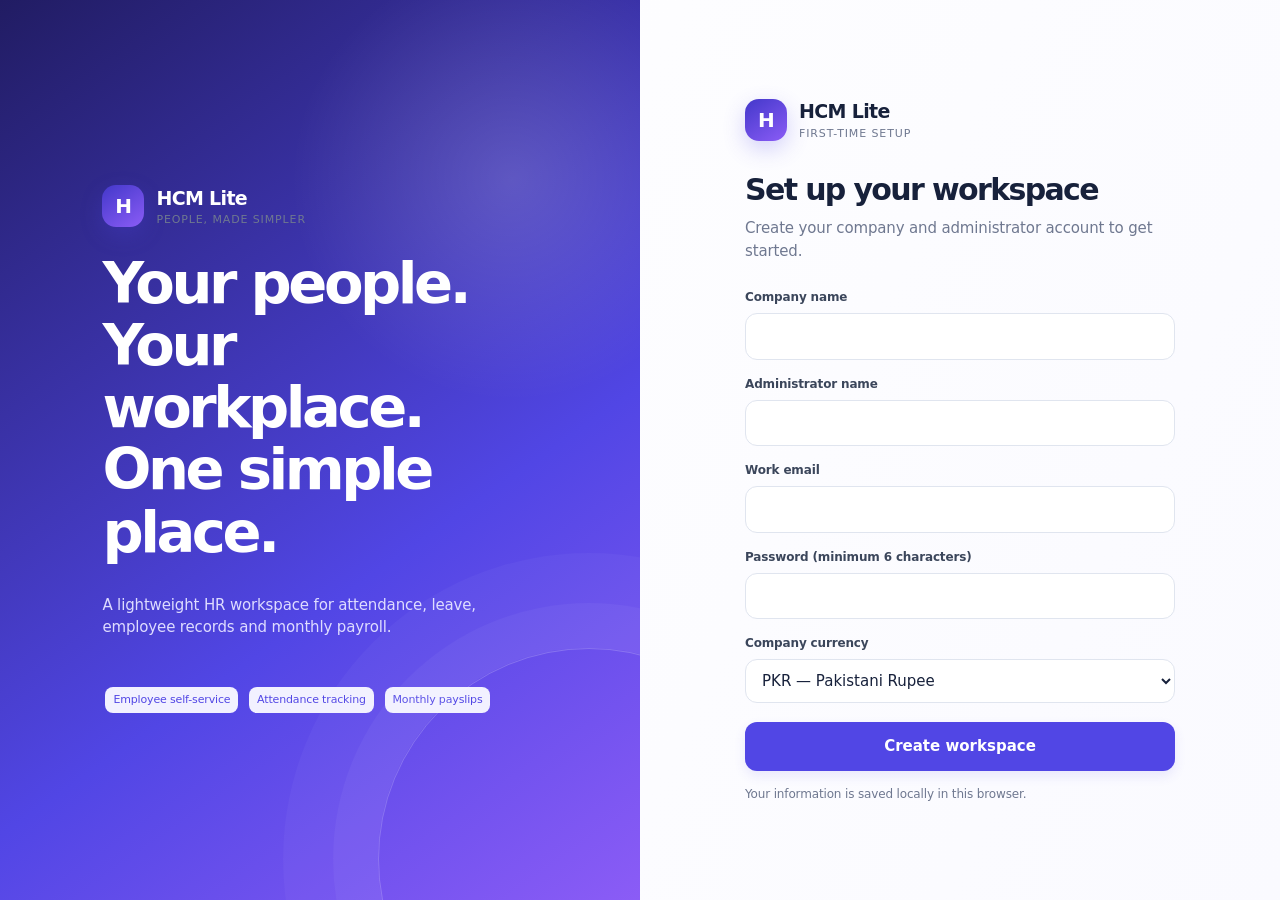
<file: index.html>
<!DOCTYPE html>
<html lang="en">
  <head>
    <meta charset="utf-8">
    <meta name="viewport" content="width=device-width, initial-scale=1">
    <title>HCM Lite — Sign in</title>
    <link rel="stylesheet" href="styles.css">
  </head>
  <body data-page="login">
    <div class="login-screen">
      <section class="login-art">
        <div class="brand">
          <span class="brand-mark">H</span>
          <span>
            HCM Lite
            <small>People, made simpler</small>
          </span>
        </div>
        <h1>
          Your people.<br>
          Your workplace.<br>
          One simple place.
        </h1>
        <p>A lightweight HR workspace for attendance, leave, employee records and monthly payroll.</p>
        <div style="margin-top: 30px">
          <span class="helper-chip">Employee self-service</span>
          <span class="helper-chip">Attendance tracking</span>
          <span class="helper-chip">Monthly payslips</span>
        </div>
      </section>
      <main class="login-main">
        <div class="login-box" id="login-area"></div>
      </main>
    </div>
    <script src="app.js"></script>
  </body>
</html>
</file>
<file: styles.css>
:root{--bg:#f4f7fb;--surface:#fff;--ink:#172033;--muted:#68748a;--line:#e5eaf2;--brand:#5146e5;--brand2:#756cf6;--green:#14805e;--red:#c43c52;--amber:#a56708;--shadow:0 12px 35px rgba(28,39,75,.07)}*{box-sizing:border-box}body{margin:0;background:var(--bg);color:var(--ink);font:15px/1.5 Inter,ui-sans-serif,system-ui,-apple-system,Segoe UI,sans-serif}button,input,select,textarea{font:inherit}button{cursor:pointer}a{color:inherit;text-decoration:none}.hidden{display:none!important}.muted{color:var(--muted)}.small{font-size:12px}.wrap{max-width:1280px;margin:auto;padding:28px}.topbar{display:flex;align-items:center;justify-content:space-between;gap:16px;margin-bottom:28px}.brand{display:flex;align-items:center;gap:12px;font-weight:800;font-size:19px}.brand-mark{width:42px;height:42px;display:grid;place-items:center;border-radius:13px;color:white;background:linear-gradient(135deg,var(--brand),#8b5cf6);box-shadow:0 8px 20px #5146e533;font-size:20px}.brand small{display:block;color:var(--muted);font-size:11px;font-weight:500;letter-spacing:.08em;text-transform:uppercase}.userbar{display:flex;align-items:center;gap:12px}.avatar{width:38px;height:38px;border-radius:50%;background:#ecebff;color:var(--brand);display:grid;place-items:center;font-weight:800}.layout{display:grid;grid-template-columns:230px minmax(0,1fr);gap:26px}.sidebar{background:var(--surface);border:1px solid var(--line);border-radius:20px;padding:16px;height:max-content;position:sticky;top:18px}.nav-label{font-size:10px;text-transform:uppercase;letter-spacing:.14em;color:#98a2b3;font-weight:800;padding:12px}.nav-link{display:flex;align-items:center;gap:12px;padding:12px;border-radius:12px;color:#59657a;margin:3px 0;font-weight:600}.nav-link:hover,.nav-link.active{background:#f0efff;color:var(--brand)}.nav-ico{width:24px;text-align:center;font-size:17px}.main{min-width:0}.page-head{display:flex;align-items:flex-start;justify-content:space-between;gap:16px;margin-bottom:22px}.page-head h1{font-size:28px;letter-spacing:-.04em;margin:0 0 5px}.page-head p{margin:0;color:var(--muted)}.btn{border:0;border-radius:11px;padding:10px 15px;background:var(--brand);color:#fff;font-weight:700;box-shadow:0 5px 12px #5146e51c}.btn:hover{background:#4338ca}.btn.secondary{background:#fff;color:var(--ink);border:1px solid var(--line);box-shadow:none}.btn.danger{background:#fff0f1;color:var(--red);box-shadow:none}.btn.success{background:var(--green)}.btn.smallbtn{padding:6px 10px;font-size:12px}.grid{display:grid;gap:18px}.stats{grid-template-columns:repeat(4,minmax(0,1fr));margin-bottom:20px}.two{grid-template-columns:repeat(2,minmax(0,1fr))}.three{grid-template-columns:repeat(3,minmax(0,1fr))}.card{background:var(--surface);border:1px solid var(--line);border-radius:18px;padding:21px;box-shadow:var(--shadow);min-width:0}.stat-label{color:var(--muted);font-weight:600;font-size:13px}.stat-value{font-size:32px;letter-spacing:-.04em;font-weight:800;margin:8px 0 3px}.stat-foot{font-size:12px;color:var(--muted)}.stat-icon{float:right;width:40px;height:40px;border-radius:13px;display:grid;place-items:center;background:#f0efff;color:var(--brand);font-size:18px}.card-head{display:flex;align-items:center;justify-content:space-between;gap:12px;margin-bottom:16px}.card h2{font-size:17px;margin:0}.card h3{font-size:15px;margin:0 0 12px}.table-wrap{overflow:auto}table{width:100%;border-collapse:collapse;white-space:nowrap}th{text-align:left;color:#8993a5;font-size:11px;text-transform:uppercase;letter-spacing:.08em;padding:12px;border-bottom:1px solid var(--line)}td{padding:14px 12px;border-bottom:1px solid #edf0f5;font-size:13px}tr:last-child td{border-bottom:0}.person{display:flex;align-items:center;gap:10px}.person .avatar{width:34px;height:34px;font-size:12px;flex-shrink:0}.person strong{display:block;font-size:13px}.person span{display:block;color:var(--muted);font-size:11px}.badge{display:inline-flex;align-items:center;padding:5px 9px;border-radius:30px;font-size:11px;font-weight:800;background:#edf0f5;color:#647084}.badge.green{background:#e3f7ee;color:#137854}.badge.red{background:#ffeaed;color:#bd3449}.badge.amber{background:#fff3d9;color:#986107}.badge.purple{background:#eeecff;color:#5146e5}.field{margin-bottom:15px}.field label{display:block;font-size:12px;font-weight:750;margin-bottom:7px;color:#3b465b}.field input,.field select,.field textarea,.search{width:100%;border:1px solid #dfe5ee;background:#fff;border-radius:10px;padding:11px 12px;outline:none;color:var(--ink)}.field input:focus,.field select:focus,.field textarea:focus,.search:focus{border-color:var(--brand);box-shadow:0 0 0 3px #5146e51a}.field textarea{min-height:90px;resize:vertical}.form-row{display:grid;grid-template-columns:1fr 1fr;gap:14px}.actions{display:flex;gap:8px;flex-wrap:wrap}.toolbar{display:flex;gap:10px;align-items:center;flex-wrap:wrap;margin-bottom:16px}.search{max-width:310px}.empty{text-align:center;padding:32px 15px;color:var(--muted)}.empty b{display:block;color:var(--ink);margin-bottom:5px}.notice{border-radius:12px;padding:12px 14px;background:#f0efff;color:#4940b9;font-size:13px;margin-bottom:15px}.notice.warn{background:#fff5dc;color:#8a5b05}.notice.good{background:#e7f8ef;color:#146c4d}.chat{display:flex;flex-direction:column;gap:12px}.chat-log{display:flex;flex-direction:column;gap:9px;min-height:110px;max-height:230px;overflow:auto}.bubble{max-width:90%;padding:11px 13px;border-radius:13px;background:#f0efff;font-size:13px}.bubble.user{align-self:flex-end;background:#eaf2ff}.chat-form{display:flex;gap:8px}.chat-form input{flex:1;min-width:0;border:1px solid var(--line);border-radius:10px;padding:10px}.progress{height:8px;background:#edf0f6;border-radius:9px;overflow:hidden}.progress span{display:block;height:100%;background:var(--brand);border-radius:9px}.login-screen{min-height:100vh;display:grid;grid-template-columns:1fr 1fr;background:#fff}.login-art{background:linear-gradient(145deg,#211c63,#5146e5 65%,#9187ff);color:#fff;padding:8vw;display:flex;flex-direction:column;justify-content:center;position:relative;overflow:hidden}.login-art:after{content:'';position:absolute;width:420px;height:420px;border:1px solid #ffffff33;border-radius:50%;right:-160px;bottom:-170px;box-shadow:0 0 0 45px #ffffff0a,0 0 0 95px #ffffff08}.login-art h1{font-size:clamp(36px,4.5vw,60px);line-height:1.08;letter-spacing:-.06em;max-width:520px;margin:24px 0 15px}.login-art p{color:#dedcff;max-width:430px}.login-main{display:grid;place-items:center;padding:30px}.login-box{width:min(430px,100%)}.login-box h2{font-size:30px;letter-spacing:-.04em;margin:25px 0 5px}.login-box>p{color:var(--muted);margin:0 0 26px}.login-box .btn{width:100%;padding:13px}.hint{font-size:12px;color:var(--muted);margin-top:14px}.helper-chip{display:inline-block;background:#f2f1ff;color:#5146e5;border-radius:8px;padding:5px 8px;font-size:11px;margin:3px}.salary-hero{background:linear-gradient(115deg,#30277e,#6559ef);color:white;border-radius:18px;padding:26px;margin-bottom:18px}.salary-hero .muted{color:#dcd9ff}.salary-total{font-size:37px;font-weight:850;letter-spacing:-.04em;margin:7px 0}.slip-line{display:flex;justify-content:space-between;padding:13px 0;border-bottom:1px solid var(--line);gap:15px}.slip-line:last-child{border-bottom:0}.positive{color:var(--green)}.negative{color:var(--red)}.mobile-menu{display:none}.footer-note{margin-top:20px;color:#98a2b3;font-size:11px;text-align:center}.toast{position:fixed;bottom:20px;right:20px;z-index:50;background:#172033;color:#fff;padding:13px 17px;border-radius:12px;box-shadow:var(--shadow);max-width:340px}.toast.error{background:#b52d43}.toast.success{background:#147454}.print-only{display:none}@media(max-width:1000px){.stats{grid-template-columns:repeat(2,minmax(0,1fr))}.layout{grid-template-columns:190px minmax(0,1fr);gap:16px}.wrap{padding:18px}.two,.three{grid-template-columns:1fr}}@media(max-width:700px){.login-screen{grid-template-columns:1fr}.login-art{padding:32px;min-height:280px}.login-art h1{font-size:38px}.login-main{padding:32px 22px}.layout{grid-template-columns:1fr}.sidebar{position:static;display:flex;gap:4px;overflow:auto;padding:8px;border-radius:14px}.nav-label{display:none}.nav-link{white-space:nowrap;padding:9px;font-size:12px}.nav-ico{display:none}.wrap{padding:14px}.page-head h1{font-size:24px}.card{padding:16px}.stats{gap:10px}.stat-value{font-size:27px}.topbar{margin-bottom:17px}.form-row{grid-template-columns:1fr}.userbar .user-name{display:none}.search{max-width:none;flex:1}.page-head{align-items:center}}@media print{body{background:#fff}.no-print,.topbar,.sidebar,.page-head .actions{display:none!important}.wrap{padding:0;max-width:none}.layout{display:block}.card,.salary-hero{box-shadow:none;border:1px solid #ddd;break-inside:avoid}.salary-hero{background:#fff;color:#111}.salary-hero .muted{color:#444}.print-only{display:block}}


/* HCM Lite visual refresh — polished, responsive dashboard styling */
:root{--bg:#f5f7fc;--surface:#fff;--ink:#17213b;--muted:#6f7890;--line:#e7eaf3;--brand:#5146e5;--brand2:#8b5cf6;--shadow:0 14px 38px rgba(30,41,90,.065)}
body{background:radial-gradient(ellipse at 8% 0%,rgba(99,102,241,.075),transparent 32%),var(--bg);letter-spacing:-.01em}
.wrap{max-width:1360px;padding:30px}
.topbar{margin-bottom:30px}.brand{letter-spacing:-.035em}.brand-mark{border-radius:14px;background:linear-gradient(145deg,#4338ca,#8b5cf6);box-shadow:0 8px 22px rgba(81,70,229,.24)}
.sidebar{border-radius:22px;padding:13px;box-shadow:0 10px 30px rgba(30,41,90,.035)}
.nav-link{transition:background .18s ease,color .18s ease,transform .18s ease}.nav-link:hover{transform:translateX(2px)}.nav-link.active{box-shadow:inset 3px 0 var(--brand);background:linear-gradient(90deg,#f0efff,#f8f7ff)}
.page-head{margin-bottom:25px}.page-head h1{font-size:clamp(25px,2.4vw,33px);letter-spacing:-.055em}.page-head p{font-size:14px}
.card{border-radius:20px;border-color:#e8ebf4;box-shadow:0 8px 24px rgba(30,41,90,.045);transition:box-shadow .2s ease,border-color .2s ease}.card:hover{box-shadow:0 12px 30px rgba(30,41,90,.07);border-color:#dfe3f2}
.stats .card{position:relative;overflow:hidden}.stats .card:after{content:"";position:absolute;width:94px;height:94px;border-radius:50%;right:-38px;bottom:-48px;background:rgba(99,102,241,.045);pointer-events:none}.stat-value{font-size:clamp(27px,2.5vw,35px);line-height:1.15;overflow-wrap:anywhere}.stat-icon{border-radius:14px;background:linear-gradient(145deg,#f0efff,#f7f5ff)}
.btn{border-radius:12px;transition:transform .16s ease,box-shadow .16s ease,background .16s ease}.btn:hover{transform:translateY(-1px);box-shadow:0 8px 18px rgba(81,70,229,.16)}.btn.secondary:hover{background:#f8f9fd;box-shadow:none}
.field input,.field select,.field textarea,.search{border-color:#e0e5ef;border-radius:12px;transition:border-color .15s ease,box-shadow .15s ease}
th{background:#fafbfe}th:first-child,td:first-child{padding-left:15px}tbody tr:hover{background:#fafbff}
.badge{letter-spacing:.01em}.progress{height:9px;background:#edf0fa}.progress span{background:linear-gradient(90deg,var(--brand),#8b5cf6)}
.login-screen{background:linear-gradient(115deg,#fff 0%,#fafaff 100%)}.login-art{background:radial-gradient(circle at 80% 20%,rgba(255,255,255,.16),transparent 25%),linear-gradient(145deg,#211c63,#5146e5 62%,#8b5cf6)}.login-box h2{letter-spacing:-.055em}.login-box .btn{margin-top:4px}
.salary-hero{box-shadow:0 14px 30px rgba(81,70,229,.15);background:radial-gradient(circle at 100% 0%,rgba(255,255,255,.15),transparent 35%),linear-gradient(115deg,#30277e,#6559ef)}
.weekly-chart{display:grid;grid-template-columns:repeat(7,minmax(0,1fr));gap:12px;align-items:end;min-height:178px;padding:10px 2px 0}.chart-day{display:flex;flex-direction:column;align-items:center;justify-content:flex-end;gap:9px;min-width:0;height:170px}.chart-track{height:124px;width:min(100%,34px);background:#f0f1fa;border-radius:10px;display:flex;align-items:flex-end;overflow:hidden}.chart-bar{width:100%;min-height:4px;border-radius:10px;background:linear-gradient(180deg,#8b80ff,#5146e5);transition:height .25s ease}.chart-value{font-size:11px;font-weight:800;color:#5550bb}.chart-label{font-size:11px;color:var(--muted);font-weight:650}.chart-legend{display:flex;align-items:center;gap:8px;font-size:12px;color:var(--muted)}.chart-dot{width:8px;height:8px;border-radius:50%;background:#6559ef;display:inline-block}.dashboard-lower{margin-top:18px}
@media(max-width:1000px){.wrap{padding:20px}.weekly-chart{gap:7px}}
@media(max-width:700px){.wrap{padding:13px}.topbar{gap:8px}.brand{font-size:17px}.brand-mark{width:38px;height:38px}.weekly-chart{gap:5px}.chart-track{width:min(100%,28px)}.chart-label{font-size:10px}.chart-day{height:155px}.chart-track{height:110px}.card:hover{box-shadow:0 8px 24px rgba(30,41,90,.045)}}

.announcement-list{display:grid;gap:12px;margin-top:14px}.announcement-item{border:1px solid var(--line);border-radius:12px;padding:14px;background:var(--bg)}.announcement-item p{margin:8px 0 0;overflow-wrap:anywhere}#announcement-form{display:grid;gap:10px;margin-bottom:14px}


/* Dashboard analytics charts */
.analytics-grid{margin-top:18px}
.metric-bars{display:flex;flex-direction:column;gap:15px;margin-top:18px}
.metric-bar-row{min-width:0}
.metric-bar-label{display:flex;align-items:center;justify-content:space-between;gap:12px;margin-bottom:7px;font-size:12px;color:var(--muted)}
.metric-bar-label span{overflow:hidden;text-overflow:ellipsis;white-space:nowrap;max-width:80%}
.metric-bar-label strong{color:var(--ink);font-size:12px}
.metric-bar-track{height:10px;border-radius:99px;background:#f0f1fa;overflow:hidden}
.metric-bar-track span{display:block;height:100%;border-radius:99px;background:linear-gradient(90deg,#a59cff,#5c50e8);transition:width .3s ease}
.status-late .metric-bar-track span{background:linear-gradient(90deg,#ffd37a,#e69b24)}
.status-half-day .metric-bar-track span{background:linear-gradient(90deg,#91caff,#4389dd)}
.status-absent .metric-bar-track span{background:linear-gradient(90deg,#ffaaaa,#df5656)}
@media(max-width:700px){.analytics-grid{margin-top:12px}.metric-bars{gap:12px}}
</file>
